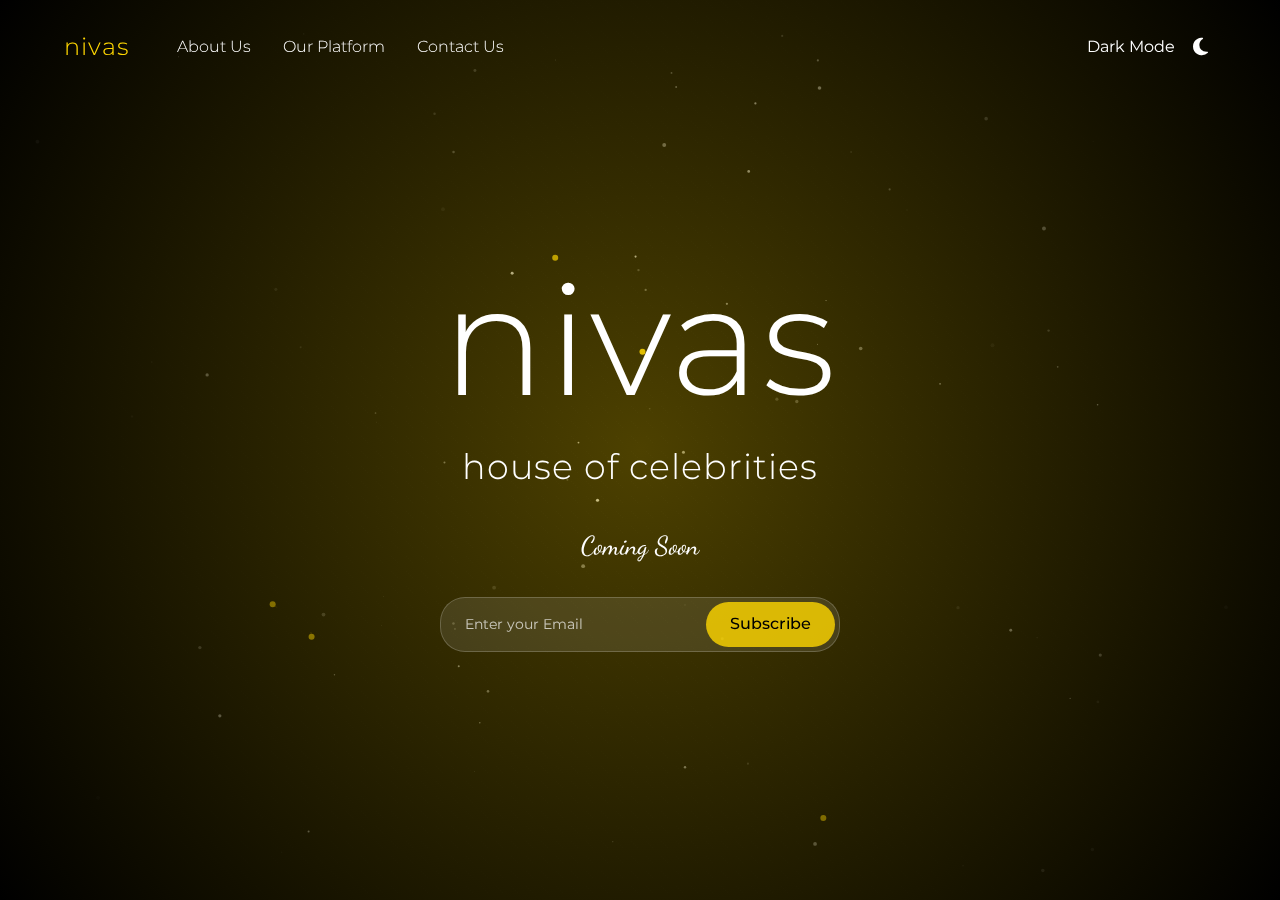
<file: nivas/index.html>
<!DOCTYPE html>
<html lang="en">
<head>
    <meta charset="UTF-8">
    <meta name="viewport" content="width=device-width, initial-scale=1.0">
    <title>Nivas - House of Celebrities</title>
    <link href="https://cdn.jsdelivr.net/npm/bootstrap@5.3.0/dist/css/bootstrap.min.css" rel="stylesheet">
    <link rel="stylesheet" href="https://cdnjs.cloudflare.com/ajax/libs/font-awesome/6.4.0/css/all.min.css">
    <link rel="stylesheet" href="assets/css/style.css">
    <link rel="stylesheet" href="assets/css/animations.css">
</head>
<body>
    <canvas id="particleCanvas"></canvas>
    <div class="gradient-overlay"></div>
    <div class="pattern-overlay"></div>

    <nav class="navbar">
        <div class="nav-section">
            <a class="navbar-brand" href="index.html">nivas</a>
            <a class="nav-link" href="about.html">About Us</a>
            <a class="nav-link" href="platform.html">Our Platform</a>
            <a class="nav-link" href="contact.html">Contact Us</a>
        </div>
        <div class="nav-section">
            <span class="mode-text">Dark Mode</span>
            <button class="dark-mode-toggle">
                <i class="fas fa-moon"></i>
            </button>
        </div>
    </nav>

    <main class="content">
        <h1 class="main-logo">nivas</h1>
        <p class="tagline">house of celebrities</p>
        <p class="coming-soon">Coming Soon</p>
        <div class="email-container">
            <input type="email" class="email-input" placeholder="Enter your Email">
            <button type="submit" class="subscribe-btn">Subscribe</button>
        </div>
    </main>

    <script src="https://code.jquery.com/jquery-3.6.0.min.js"></script>
    <script src="https://cdn.jsdelivr.net/npm/bootstrap@5.3.0/dist/js/bootstrap.bundle.min.js"></script>
    <script src="assets/js/particles.js"></script>
    <script src="assets/js/darkMode.js"></script>
    <script src="assets/js/navigation.js"></script>
<script>
    // Add loaded class to body after page load
    window.addEventListener('load', () => {
        document.body.classList.add('loaded');
    });
</script>
</body>
</html>
</file>
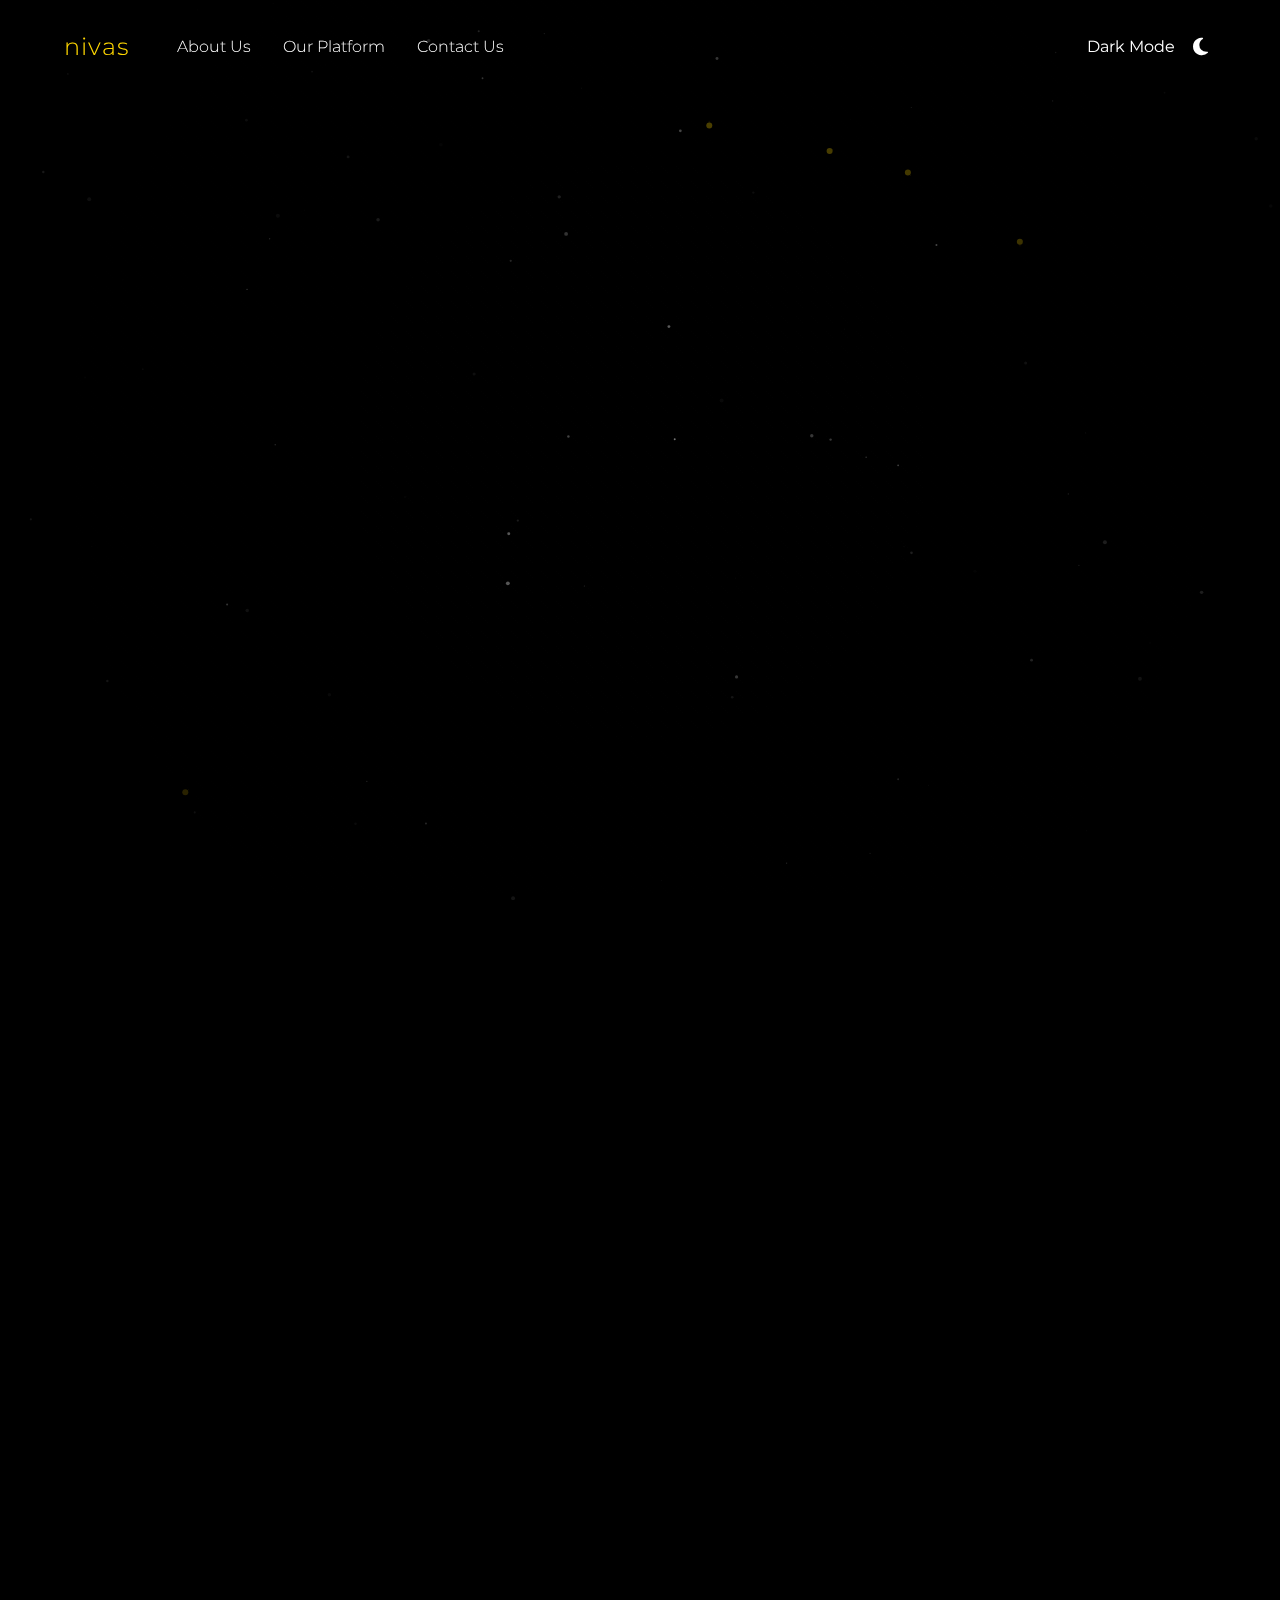
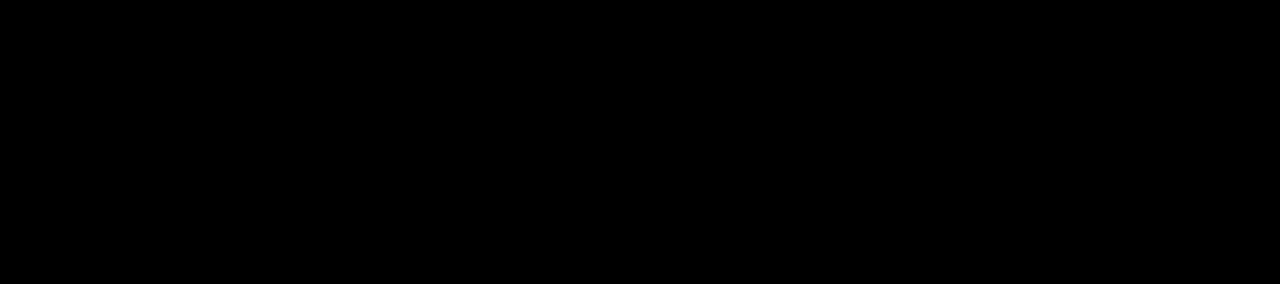
<file: nivas/contact.html>
<!DOCTYPE html>
<html lang="en">

<head>
    <meta charset="UTF-8">
    <meta name="viewport" content="width=device-width, initial-scale=1.0">
    <title>About Us - Nivas</title>
    <link href="https://cdn.jsdelivr.net/npm/bootstrap@5.3.0/dist/css/bootstrap.min.css" rel="stylesheet">
    <link rel="stylesheet" href="https://cdnjs.cloudflare.com/ajax/libs/font-awesome/6.4.0/css/all.min.css">
    <link rel="stylesheet" href="assets/css/style.css">
    <link rel="stylesheet" href="assets/css/animations.css">
    <link rel="stylesheet" href="assets/css/about.css">
    <style>
        .about-content {
            padding: 3rem;
            display: grid;
            grid-template-columns: repeat(3, 1fr);
            gap: 1.5rem;
            max-width: 1400px;
            margin: 0 auto;
            position: absolute !important;
        }

        .content-card {
            position: relative;
            border-radius: 1rem;
            overflow: hidden;
            cursor: pointer;
        }

        .content-card img {
            width: 100%;
            height: 100%;
            object-fit: cover;
            transition: transform 0.5s ease;
        }

        .content-card::after {
            content: '';
            position: absolute;
            inset: 0;
            background: linear-gradient(0deg, rgba(0, 0, 0, 0.7) 0%, rgba(0, 0, 0, 0.3) 100%);
            transition: background 0.5s ease;
        }

        .content-card::before {
            content: '';
            position: absolute;
            inset: 0;
            border-radius: 1rem;
            padding: 1px;
            /* Changed from 2px to 1px since padding creates space on both sides, making total thickness 2px */
            background: radial-gradient(circle at center, rgba(255, 215, 0, 0.95), rgba(255, 255, 255, 0.95));
            -webkit-mask: linear-gradient(#fff 0 0) content-box, linear-gradient(#fff 0 0);
            -webkit-mask-composite: xor;
            mask-composite: exclude;
            opacity: 0;
            transition: opacity 0.3s ease;
            z-index: 2;
        }

        .content-card:hover::before {
            opacity: 1;
        }

        .content-card:hover::after {
            background: rgba(0, 0, 0, 0.8);
        }

        .content-card:hover img {
            transform: scale(1.05);
        }

        /* First row */
        .content-card:nth-child(1) {
            height: 275px;
            /* width: 325px; */
        }

        .content-card:nth-child(2) {
            height: 275px;
            /* width: 525px; */
        }

        .content-card:nth-child(3) {
            height: 275px;
            width: 325px;
        }

        /* Second row */
        .content-card:nth-child(4) {
            height: 275px;
            width: 325px;
        }

        .content-card:nth-child(5) {
            height: 275px;
            width: 525px;
        }

        .content-card:nth-child(6) {
            height: 275px;
            width: 325px;
        }

        .card-content {
            position: absolute;
            inset: 0;
            display: flex;
            flex-direction: column;
            justify-content: flex-end;
            padding: 2rem;
            z-index: 1;
            transition: all 0.3s ease;
            align-items: center;
        }

        .card-title {
            color: white;
            font-size: 24px;
            margin: 0;
            transform: translateY(0);
            transition: transform 0.8s cubic-bezier(0.34, 1.56, 0.64, 1);
            transition-delay: 0.1s;
        }

        .content-card:hover .card-title {
            transform: translateY(-300%);
        }

        .arrow-icon {
            position: absolute;
            top: 1rem;
            right: 1rem;
            color: white;
            z-index: 3;
            font-size: 26px;
        }

        .content-card:hover .arrow-icon {
            opacity: 1;
            transition-delay: 0.3s;
        }


        /* New popup styles */
        .popup-overlay {
            position: fixed;
            top: 0;
            left: 0;
            width: 100%;
            height: 100%;
            background: rgba(0, 0, 0, 0.8);
            display: none;
            justify-content: center;
            align-items: center;
            z-index: 1000;
        }

        .popup-container {
            background: #000;
            border-radius: 20px;
            width: 93%;
            height: 650px;
            display: flex;
            overflow: hidden;
            position: relative;
            border: 1px solid rgba(255, 215, 0, 0.3);
            box-shadow: 0 0 20px rgba(255, 255, 255, 0.2);
        }

        .popup-image {
            width: 50%;
            height: 100%;
            object-fit: cover;
        }

        .popup-content {
            width: 50%;
            padding: 40px;
            color: white;
        }

        .popup-title {
            font-size: 48px;
            font-weight: bold;
            margin-bottom: 20px;
        }

        .popup-subtitle {
            font-size: 24px;
            color: #ccc;
            margin-bottom: 40px;
            line-height: 1.4;
            font-weight: 500;
        }

        .popup-form {
            display: flex;
            flex-direction: column;
            gap: 20px;
        }

        .popup-form input,
        .popup-form textarea {
            background: transparent;
            border: none;
            border-bottom: 1px solid rgba(255, 255, 255, 0.3);
            padding: 10px 0;
            color: white;
            font-size: 16px;
            transition: border-color 0.3s ease;
        }

        .popup-form input:focus,
        .popup-form textarea:focus {
            outline: none;
            border-bottom-color: #ffd700;
        }

        .popup-form input::placeholder,
        .popup-form textarea::placeholder {
            color: rgba(255, 255, 255, 0.6);
        }

        .popup-submit {
            background: #ffd700;
            color: black;
            border: none;
            padding: 15px 30px;
            border-radius: 30px;
            font-size: 18px;
            font-weight: bold;
            cursor: pointer;
            transition: transform 0.3s ease;
            margin-top: 20px;
        }

        .popup-submit:hover {
            transform: translateY(-2px);
        }

        .popup-close {
            position: absolute;
            top: 20px;
            right: 20px;
            color: white;
            font-size: 24px;
            cursor: pointer;
            background: none;
            border: none;
            z-index: 2;
        }
    </style>


    <style>
        /* Footer Styles */
        .footer-section {
            background-color: black;
            color: white;
            padding: 2rem 0;
            margin-top: 0px;
        }

        .footer-container {
            max-width: 1200px;
            margin: 0 auto;
            padding: 0 2rem;
        }

        .footer-top {
            margin-bottom: 2rem;
        }

        .footer-logo {
            color: #ffd700;
            font-size: 2rem;
            font-weight: bold;
            text-decoration: none;
            margin-bottom: 0.5rem;
            display: inline-block;
        }

        .footer-tagline {
            color: #808080;
            font-size: 0.9rem;
            margin: 0.5rem 0;
        }

        .footer-email {
            display: flex;
            gap: 1rem;
            margin: 1.5rem 0;
            max-width: 400px;
        }

        .footer-email input {
            flex: 1;
            padding: 0.75rem 1rem;
            border-radius: 25px;
            border: 1px solid #333;
            background: transparent;
            color: white;
        }

        .footer-email button {
            padding: 0.75rem 1.5rem;
            border-radius: 25px;
            border: none;
            background: white;
            color: black;
            cursor: pointer;
            font-weight: 500;
        }

        .social-icons {
            display: flex;
            gap: 1rem;
            margin: 1.5rem 0;
        }

        .social-icon {
            width: 40px;
            height: 40px;
            border-radius: 50%;
            background: #1a1a1a;
            display: flex;
            align-items: center;
            justify-content: center;
            color: white;
            text-decoration: none;
        }

        .launching-soon {
            display: flex;
            align-items: center;
            gap: 0.5rem;
            color: #808080;
            font-size: 0.9rem;
            margin: 2rem 0;
        }

        .platform-buttons {
            display: flex;
            gap: 1rem;
            flex-wrap: wrap;
        }

        .platform-button {
            padding: 0.5rem 1rem;
            border-radius: 25px;
            border: 1px solid #333;
            background: transparent;
            color: white;
            display: flex;
            align-items: center;
            gap: 0.5rem;
            text-decoration: none;
            font-size: 0.9rem;
        }

        .footer-bottom {
            display: flex;
            justify-content: space-between;
            align-items: center;
            padding-top: 2rem;
            border-top: 1px solid #333;
            font-size: 0.9rem;
            color: #808080;
        }

        .footer-links {
            display: flex;
            gap: 2rem;
        }

        .footer-link {
            color: #808080;
            text-decoration: none;
        }





        .circle-with-tick {
            position: relative;
            display: inline-block;
            width: 1rem;
            /* Adjust as needed */
            height: 1rem;
            /* Adjust as needed */
        }

        .circle-with-tick .fa-circle {
            font-size: 1rem;
            /* Adjust as needed */
        }

        .circle-with-tick .fa-check {
            position: absolute;
            top: 50%;
            left: 50%;
            transform: translate(-50%, -50%);
            font-size: 0.6rem;
            /* Adjust as needed */
            color: white;
            /* Adjust tick color */
        }



        /* Base styles for the Test div */
        .Test {
            opacity: 0;
            /* Initially hidden */
            transform: translateY(600px);
            /* Start 100px below its final position */
            transition: opacity 1.5s ease, transform 1.5s ease;
            /* Smooth transition over 1.5 seconds */
        }

        /* Class to animate */
        .Test.show {
            opacity: 1;
            /* Fully visible */
            transform: translateY(0);
            /* Move to its original position */
        }
    </style>
</head>

<body>
    <!-- Background elements -->
    <canvas id="particleCanvas"></canvas>
    <div class="gradient-overlay about-gradient"></div>
    <div class="pattern-overlay"></div>

    <!-- Rest of the content -->
    <nav class="navbar">
        <div class="nav-section">
            <a class="navbar-brand" href="index.html">nivas</a>
            <a class="nav-link" href="about.html">About Us</a>
            <a class="nav-link" href="platform.html">Our Platform</a>
            <a class="nav-link" href="contact.html">Contact Us</a>
        </div>
        <div class="nav-section">
            <span class="mode-text">Dark Mode</span>
            <button class="dark-mode-toggle">
                <i class="fas fa-moon"></i>
            </button>
        </div>
    </nav>
    <div class="Test">
        <div class="col-md-12" style="padding: 2rem; margin-top: 30px; opacity: 0;">
            <div class="container">
                <div class="row">
                    <div class="col-md-3" style="margin-top: 50px;">
                        <div class="content-card">
                            <div class="arrow-icon">↗</div>
                            <img src="./assets/images/Team.jpg" alt="Brand Enquiry">
                            <div class="card-content">
                                <h2 class="card-title">Brand Enquiry</h2>
                            </div>
                        </div>
                    </div>
                    <div class="col-md-3" style="margin-top: 50px;">
                        <div class="content-card">
                            <div class="arrow-icon">↗</div>
                            <img src="./assets/images/our platform.jpg" alt="Our Clients">
                            <div class="card-content">
                                <h2 class="card-title">Our Clients</h2>
                            </div>
                        </div>
                    </div>
                    <div class="col-md-6" style="margin-top: 50px;">
                        <div class="content-card">
                            <div class="arrow-icon">↗</div>
                            <img src="./assets/images/our platform.jpg" alt="Investor Relations">
                            <div class="card-content">
                                <h2 class="card-title">Investor Relations</h2>
                            </div>
                        </div>
                    </div>
                </div>
                <div class="row" style="margin-top: 50px;">
                    <div class="col-md-3" style="margin-top: 50px;">
                        <div class="content-card">
                            <div class="arrow-icon">↗</div>
                            <img src="./assets/images/our platform.jpg" alt="Our Team">
                            <div class="card-content">
                                <h2 class="card-title">Our Team</h2>
                            </div>
                        </div>

                    </div>
                    <div class="col-md-6" style="margin-top: 50px;">
                        <div class="content-card">
                            <div class="arrow-icon">↗</div>
                            <img src="./assets/images/Team.jpg" alt="Early Access">
                            <div class="card-content">
                                <h2 class="card-title">Early Access</h2>
                            </div>
                        </div>
                    </div>
                    <div class="col-md-3" style="margin-top: 50px;">
                        <div class="content-card">
                            <div class="arrow-icon">↗</div>
                            <img src="./assets/images/our platform.jpg" alt="Join Us">
                            <div class="card-content">
                                <h2 class="card-title">Join Us</h2>
                            </div>
                        </div>
                    </div>
                </div>
            </div>
        </div>
        <!-- <div class="about-content">
        
    </div> -->


        <div class="col-md-12" style="background-color: black;">
            <div class="container">
                <div class="footer-bottom"></div>
                <div class="footer-top">
                    <a href="#" class="footer-logo">nivas</a>
                    <p class="footer-tagline">Heard Of Celebrity To Consumer Platform?<br>Stay Tuned!</p>

                    <div class="footer-email">
                        <input type="email" placeholder="Type your email address">
                        <button>Submit</button>
                    </div>

                    <div class="social-icons">
                        <a href="#" class="social-icon"><i class="fab fa-instagram"></i></a>
                        <a href="#" class="social-icon"><i class="fab fa-facebook"></i></a>
                        <a href="#" class="social-icon"><i class="fab fa-twitter"></i></a>
                        <a href="#" class="social-icon"><i class="fab fa-linkedin"></i></a>
                    </div>

                    <div class="launching-soon">
                        <span class="circle-with-tick">
                            <i class="fas fa-circle"></i>
                            <i class="fa-solid fa-check"></i>
                        </span>
                        Launching Soon on
                    </div>

                    <div class="platform-buttons">
                        <a href="#" class="platform-button">
                            <i class="fab fa-windows"></i>
                            Windows
                        </a>
                        <a href="#" class="platform-button">
                            <i class="fab fa-apple"></i>
                            macOS
                        </a>
                        <a href="#" class="platform-button">
                            <i class="fab fa-apple"></i>
                            iOS
                        </a>
                        <a href="#" class="platform-button">
                            <i class="fab fa-android"></i>
                            Android
                        </a>
                    </div>
                </div>

                <div class="footer-bottom">
                    <div>© 2024 All Rights Reserved to Naaysu Technologies Pvt ltd</div>
                    <div class="footer-links">
                        <a href="#" class="footer-link">Terms of Service</a>
                        <a href="#" class="footer-link">Privacy Policy</a>
                        <a href="#" class="footer-link">Cookies</a>
                    </div>
                </div>
            </div>
        </div>
    </div>
    <!-- New popup markup -->
    <div class="popup-overlay" id="brandEnquiryPopup">
        <div class="popup-container">
            <button class="popup-close">&times;</button>
            <img src="./assets/images/Team.jpg" alt="Brand Enquiry" class="popup-image">
            <div class="popup-content">
                <h1 class="popup-title">Brand Enquiry</h1>
                <p class="popup-subtitle"><span style="font-weight: 50;">We truly believe your brand could be doing
                        as
                        great as you are.</span> Speak to us.</p>
                <form class="popup-form">
                    <input type="text" placeholder="Name" required>
                    <input type="text" placeholder="Subject" required>
                    <input type="email" placeholder="Email Id" required>
                    <textarea placeholder="Enquiry" rows="4" required></textarea>
                    <button type="submit" class="popup-submit">Submit</button>
                </form>
            </div>
        </div>
    </div>

    <div class="page-transition-overlay"></div>

    <script src="https://code.jquery.com/jquery-3.6.0.min.js"></script>
    <script src="https://cdn.jsdelivr.net/npm/bootstrap@5.3.0/dist/js/bootstrap.bundle.min.js"></script>
    <script src="assets/js/particles.js"></script>
    <script src="assets/js/darkMode.js"></script>
    <script src="assets/js/navigation.js"></script>
    <script>
        document.addEventListener('DOMContentLoaded', function () {
            setTimeout(() => {
                document.body.classList.add('loaded');
            }, 100);
        });
    </script>

    <!-- New popup script -->
    <script>
        document.addEventListener('DOMContentLoaded', function () {
            // Initial page load animation
            setTimeout(() => {
                document.body.classList.add('loaded');
            }, 100);

            // Popup functionality
            const popup = document.getElementById('brandEnquiryPopup');
            const brandEnquiryCard = document.querySelector('.content-card');
            const closeButton = document.querySelector('.popup-close');

            brandEnquiryCard.addEventListener('click', () => {
                popup.style.display = 'flex';
                document.body.style.overflow = 'hidden';
            });

            closeButton.addEventListener('click', () => {
                popup.style.display = 'none';
                document.body.style.overflow = 'auto';
            });

            popup.addEventListener('click', (e) => {
                if (e.target === popup) {
                    popup.style.display = 'none';
                    document.body.style.overflow = 'auto';
                }
            });

            // Form submission
            const form = document.querySelector('.popup-form');
            form.addEventListener('submit', (e) => {
                e.preventDefault();
                // Add your form submission logic here
                alert('Form submitted successfully!');
                popup.style.display = 'none';
                document.body.style.overflow = 'auto';
            });
        });
    </script>

    <script>
        window.addEventListener('load', () => {
            setTimeout(() => {
                document.querySelector('.Test').classList.add('show');
            }, 800); // Delay of 1 second (adjust as needed)
        });
    </script>

</body>

</html>
</file>
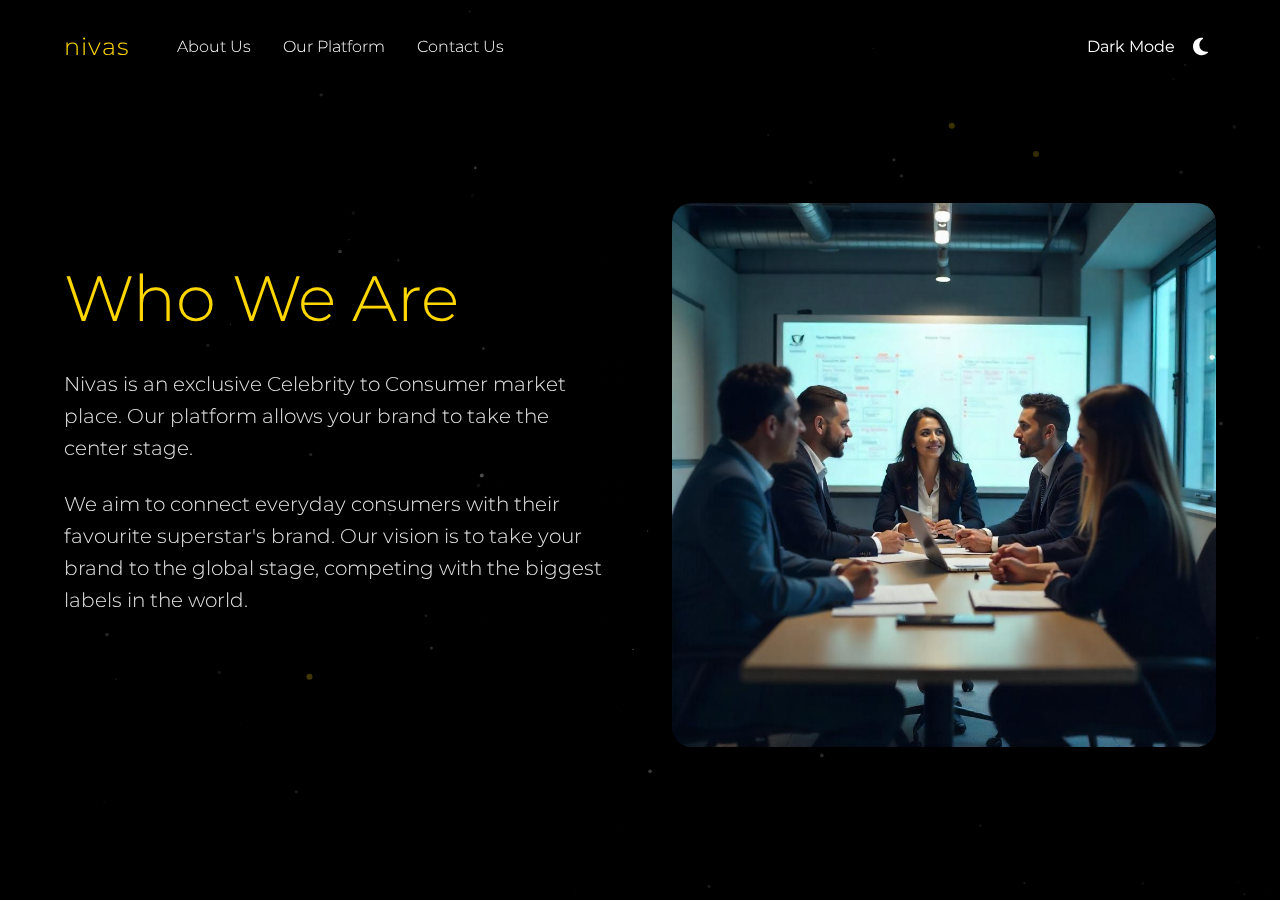
<file: nivas/platform.html>
<!DOCTYPE html>
<html lang="en">
<head>
    <meta charset="UTF-8">
    <meta name="viewport" content="width=device-width, initial-scale=1.0">
    <title>About Us - Nivas</title>
    <link href="https://cdn.jsdelivr.net/npm/bootstrap@5.3.0/dist/css/bootstrap.min.css" rel="stylesheet">
    <link rel="stylesheet" href="https://cdnjs.cloudflare.com/ajax/libs/font-awesome/6.4.0/css/all.min.css">
    <link rel="stylesheet" href="assets/css/style.css">
    <link rel="stylesheet" href="assets/css/animations.css">
    <link rel="stylesheet" href="assets/css/about.css">
</head>
<body>
    <!-- Background elements -->
    <canvas id="particleCanvas"></canvas>
    <div class="gradient-overlay about-gradient"></div>
    <div class="pattern-overlay"></div>

    <!-- Rest of the content -->
    <nav class="navbar">
        <div class="nav-section">
            <a class="navbar-brand" href="index.html">nivas</a>
            <a class="nav-link active" href="about.html">About Us</a>
            <a class="nav-link" href="platform.html">Our Platform</a>
            <a class="nav-link" href="contact.html">Contact Us</a>
        </div>
        <div class="nav-section">
            <span class="mode-text">Dark Mode</span>
            <button class="dark-mode-toggle">
                <i class="fas fa-moon"></i>
            </button>
        </div>
    </nav>

    <main class="about-content">
        <div class="about-text">
            <h2 class="section-title">Who We Are</h2>
            <p class="section-description">Nivas is an exclusive Celebrity to Consumer market place. Our platform allows your brand to take the center stage.</p>
            <p class="section-description">We aim to connect everyday consumers with their favourite superstar's brand. Our vision is to take your brand to the global stage, competing with the biggest labels in the world.</p>
        </div>
        <div class="about-image">
            <img src="./assets/images/our platform.jpg" alt="Team Photo">
        </div>
    </main>

    <div class="page-transition-overlay"></div>

    <script src="https://code.jquery.com/jquery-3.6.0.min.js"></script>
    <script src="https://cdn.jsdelivr.net/npm/bootstrap@5.3.0/dist/js/bootstrap.bundle.min.js"></script>
    <script src="assets/js/particles.js"></script>
    <script src="assets/js/darkMode.js"></script>
    <script src="assets/js/navigation.js"></script>
<script>
    document.addEventListener('DOMContentLoaded', function() {
        setTimeout(() => {
            document.body.classList.add('loaded');
        }, 100);
    });
</script>
</body>
</html>
</file>
<file: nivas/assets/css/animations.css>
@keyframes gradientShift {
    0%, 100% { opacity: 0.7; }
    50% { opacity: 0.9; }
}

.gradient-overlay {
    animation: gradientShift 8s ease-in-out infinite;
}

/* Page transition overlay */
.page-transition-overlay {
    position: fixed;
    bottom: -100%;
    left: 0;
    width: 100%;
    height: 100%;
    background: #000;
    z-index: 9999;
    transition: transform 0.8s cubic-bezier(0.7, 0, 0.3, 1);
}

.page-transition-overlay.slide-up {
    transform: translateY(-100%);
}

.page-transition-overlay.loaded {
    transform: translateY(100%);
}



/* Add to animations.css */
/* Enhanced About Animation Styles */

.intro-animation {
    position: fixed;
    top: 0;
    left: 0;
    width: 100%;
    height: 100%;
    display: flex;
    justify-content: center;
    align-items: center;
    z-index: 9999;
    background: linear-gradient(135deg, #000000 0%, #1a1a1a 100%);
    overflow: hidden;
}

.intro-content {
    position: relative;
    text-align: center;
    z-index: 2;
}

.intro-text {
    font-size: clamp(3rem, 10vw, 6rem);
    font-weight: 800;
    color: transparent;
    background: linear-gradient(135deg, #ffd700 0%, #ffed4a 50%, #ffd700 100%);
    -webkit-background-clip: text;
    background-clip: text;
    opacity: 0;
    transform: scale(0.9);
    transition: all 0.8s cubic-bezier(0.4, 0, 0.2, 1);
    text-shadow: 0 0 20px rgba(255, 215, 0, 0.3);
}

.intro-line {
    width: 0;
    height: 2px;
    background: linear-gradient(90deg, transparent, #ffd700, transparent);
    position: absolute;
    bottom: -10px;
    left: 50%;
    transform: translateX(-50%);
    transition: width 0.8s cubic-bezier(0.4, 0, 0.2, 1);
    box-shadow: 0 0 10px rgba(255, 215, 0, 0.5);
}

.intro-background {
    position: absolute;
    top: 0;
    left: 0;
    width: 100%;
    height: 100%;
    background: radial-gradient(circle at center, rgba(255, 215, 0, 0.15) 0%, transparent 70%);
    opacity: 0;
    transition: opacity 0.8s ease;
}

.intro-particles {
    position: absolute;
    top: 0;
    left: 0;
    width: 100%;
    height: 100%;
    pointer-events: none;
}

/* Star Animation */
.star {
    position: absolute;
    width: 2px;
    height: 2px;
    background: rgba(255, 215, 0, 0.8);
    border-radius: 50%;
    animation: twinkle 3s infinite;
}

@keyframes twinkle {
    0%, 100% { opacity: 0.2; transform: scale(1); }
    50% { opacity: 1; transform: scale(1.5); }
}

/* Satellite Animation */
.satellite {
    position: absolute;
    width: 4px;
    height: 4px;
    background: #ffd700;
    border-radius: 50%;
    animation: orbit 15s linear infinite;
    box-shadow: 0 0 10px #ffd700, 0 0 20px #ffd700;
}

.satellite::after {
    content: '';
    position: absolute;
    width: 8px;
    height: 1px;
    background: rgba(255, 215, 0, 0.3);
    top: 50%;
    left: 100%;
    transform: translateY(-50%);
}

@keyframes orbit {
    0% { 
        transform: translate(-50%, -50%) rotate(0deg) translateX(300px) rotate(0deg);
    }
    100% { 
        transform: translate(-50%, -50%) rotate(360deg) translateX(300px) rotate(-360deg);
    }
}

/* Particle Animation */
.particle {
    position: absolute;
    background: #ffd700;
    border-radius: 50%;
    pointer-events: none;
    opacity: 0;
    animation: particleMove 1.5s ease-out forwards;
    box-shadow: 0 0 5px rgba(255, 215, 0, 0.8);
}

@keyframes particleMove {
    0% {
        opacity: 0.8;
        transform: scale(1) translate(0, 0);
    }
    100% {
        opacity: 0;
        transform: scale(0) translate(var(--vx), var(--vy));
    }
}

/* Animation States */
.intro-animation.stage-1 .intro-text {
    opacity: 1;
    transform: scale(1);
}

.intro-animation.stage-1 .intro-line {
    width: 100%;
}

.intro-animation.stage-1 .intro-background {
    opacity: 1;
}

.intro-animation.stage-2 .intro-text {
    transform: scale(1.1);
    background: linear-gradient(135deg, #ffffff 0%, #f0f0f0 50%, #ffffff 100%);
    -webkit-background-clip: text;
}

.intro-animation.stage-2 .intro-background {
    background: radial-gradient(circle at center, #ffd700 0%, rgba(255, 215, 0, 0.3) 30%, transparent 70%);
}

.intro-animation.fade-out {
    opacity: 0;
    transition: opacity 0.8s ease;
}

/* Main Content */
.about-content {
    opacity: 0;
    transform: translateY(20px);
    transition: all 0.8s cubic-bezier(0.4, 0, 0.2, 1);
}

.about-content.visible {
    opacity: 1;
    transform: translateY(0);
}
</file>
<file: nivas/assets/css/about.css>
.about-content {
    min-height: 100vh;
    display: flex;
    align-items: center;
    justify-content: space-between;
    padding: 4rem;
    gap: 4rem;
    max-width: 1400px;
    margin: 0 auto;
    background: transparent;
    position: relative;
    z-index: 1;

    opacity: 0;
    transform: translateY(100%);
    transition: all 1s cubic-bezier(0.4, 0, 0.2, 1);
    transition-delay: 0.3s;
}

.about-text {
    flex: 1;
}

.about-image {
    flex: 1;
}

.about-image img {
    width: 100%;
    height: auto;
    border-radius: 20px;
    margin-top: 50px;
}

.section-title {
    color: #ffd700;
    font-size: 64px;
    font-weight: 300;
    margin-bottom: 2rem;
}

.section-description {
    color: #fff;
    font-size: 20px;
    font-weight: 300;
    line-height: 1.6;
    margin-bottom: 1.5rem;
    opacity: 0.9;
}

.light-mode .section-description {
    color: #000;
}

.about-gradient {
    background: radial-gradient(circle at center, 
                rgba(0, 0, 0, 0.4), 
                rgba(0, 0, 0, 0.95)) !important;
    z-index: -1;
}

.light-mode .about-gradient {
    background: radial-gradient(circle at center, 
                rgba(255, 255, 255, 0.4), 
                rgba(255, 255, 255, 0.95)) !important;
}

canvas {
    opacity: 0.8;
}

body.loaded .about-content {
    opacity: 1;
    transform: translateY(0);
}

@media (max-width: 768px) {
    .about-content {
        flex-direction: column;
        padding: 2rem;
        gap: 2rem;
        margin-top: 150px;
    }
    
    .section-title {
        font-size: 48px;
    }
    
    .section-description {
        font-size: 16px;
    }
}
</file>
<file: nivas/assets/css/style.css>
@import url('https://fonts.googleapis.com/css2?family=Montserrat:wght@300;400;500&family=Dancing+Script&display=swap');

/* Reset and Base Styles */
* {
    margin: 0;
    padding: 0;
    box-sizing: border-box;
    font-family: 'Montserrat', sans-serif;
}

body {
    background: #000;
    min-height: 100vh;
    overflow-x: hidden;
    transition: background-color 0.3s ease;
}

body.light-mode {
    background: #fff;
}

/* Navigation Styles */
.navbar {
    position: fixed;
    width: 100%;
    padding: 1.5rem 4rem;
    z-index: 1000;
    background: transparent;
    display: flex;
    justify-content: space-between;
}

.nav-section {
    display: flex;
    align-items: center;
}

.navbar-brand {
    color: #ffd700 !important;
    font-size: 24px;
    font-weight: 300;
    letter-spacing: 1px;
    margin-right: 3rem;
    text-decoration: none;
    transition: opacity 0.3s ease;
}

.navbar-brand:hover {
    opacity: 0.8;
}

.nav-link {
    color: #fff !important;
    font-weight: 300;
    margin-right: 2rem;
    font-size: 16px;
    text-decoration: none;
    transition: all 0.3s ease;
}

.nav-link:hover {
    color: #ffd700 !important;
}

.light-mode .nav-link {
    color: #000 !important;
}

.dark-mode-toggle {
    background: transparent;
    border: none;
    color: #fff;
    cursor: pointer;
    font-size: 20px;
    padding: 0.5rem;
    transition: transform 0.3s ease;
}

.dark-mode-toggle:hover {
    transform: scale(1.1);
}

.light-mode .dark-mode-toggle {
    color: #000;
}

.mode-text {
    color: #fff;
    margin-right: 10px;
    transition: color 0.3s ease;
}

.light-mode .mode-text {
    color: #000;
}

/* Content Styles */
.content {
    min-height: 100vh;
    display: flex;
    flex-direction: column;
    justify-content: center;
    align-items: center;
    padding: 2rem;
    position: relative;
    z-index: 1;
}

.main-logo {
    font-size: 154px;
    color: #fff;
    font-weight: 300;
    letter-spacing: 2px;
    margin-bottom: 0.5rem;
    transition: color 0.3s ease;
}

.light-mode .main-logo {
    color: #000;
}

.tagline {
    color: #fff;
    font-size: 35px;
    font-weight: 300;
    letter-spacing: 1px;
    margin-bottom: 1rem;
    transition: color 0.3s ease;
}

.light-mode .tagline {
    color: #000;
}

.coming-soon {
    font-family: 'Dancing Script', cursive;
    color: #fff;
    font-size: 26px;
    margin: 1rem 0 2rem;
    transition: color 0.3s ease;
}

.light-mode .coming-soon {
    color: #000;
}

/* Email Subscription Styles */
.email-container {
    position: relative;
    width: 100%;
    max-width: 400px;
}

.email-input {
    width: 100%;
    padding: 0.8rem 120px 0.8rem 1.5rem;
    border: 1px solid rgba(255, 255, 255, 0.2);
    border-radius: 25px;
    background: rgba(255, 255, 255, 0.1);
    color: #fff;
    font-size: 14px;
    height: 55px;
    transition: all 0.3s ease;
}

.email-input:focus {
    outline: none;
    border-color: #ffd700;
    box-shadow: 0 0 10px rgba(255, 215, 0, 0.2);
}

.light-mode .email-input {
    background: rgba(0, 0, 0, 0.1);
    color: #000;
    border-color: rgba(0, 0, 0, 0.2);
}

.email-input::placeholder {
    color: rgba(255, 255, 255, 0.7);
    transition: color 0.3s ease;
}

.light-mode .email-input::placeholder {
    color: rgba(0, 0, 0, 0.7);
}

.subscribe-btn {
    position: absolute;
    right: 5px;
    top: 5px;
    padding: 0.6rem 1.5rem;
    border: none;
    border-radius: 25px;
    background: rgba(255, 215, 0, 0.8);
    color: #000;
    font-weight: 500;
    cursor: pointer;
    transition: all 0.3s ease;
    height: 45px;
}

.subscribe-btn:hover {
    background: rgba(255, 215, 0, 1);
    transform: translateY(-1px);
}

/* Background Effects */
.gradient-overlay {
    position: fixed;
    top: 0;
    left: 0;
    width: 100%;
    height: 100%;
    background: radial-gradient(circle at center, rgba(255, 215, 0, 0.3), rgba(0, 0, 0, 0.95));
    z-index: -1;
    transition: background 0.3s ease;
}

.light-mode .gradient-overlay {
    background: radial-gradient(circle at center, rgba(255, 215, 0, 0.3), rgba(255, 255, 255, 0.95));
}

.pattern-overlay {
    position: fixed;
    top: 0;
    left: 0;
    width: 100%;
    height: 100%;
    background-image: url("data:image/svg+xml,%3Csvg width='15' height='15' viewBox='0 0 15 15' xmlns='http://www.w3.org/2000/svg'%3E%3Cpath d='M1 1h1v1H1V1zm2 2h1v1H3V3zm2 2h1v1H5V5zm2 2h1v1H7V7z' fill='%23ffffff' fill-opacity='0.05'/%3E%3C/svg%3E");
    z-index: -2;
    opacity: 0.4;
    transition: background-image 0.3s ease;
}

.light-mode .pattern-overlay {
    background-image: url("data:image/svg+xml,%3Csvg width='15' height='15' viewBox='0 0 15 15' xmlns='http://www.w3.org/2000/svg'%3E%3Cpath d='M1 1h1v1H1V1zm2 2h1v1H3V3zm2 2h1v1H5V5zm2 2h1v1H7V7z' fill='%23000000' fill-opacity='0.05'/%3E%3C/svg%3E");
}

canvas {
    position: fixed;
    top: 0;
    left: 0;
    z-index: -3;
}

/* Responsive Styles */
@media (max-width: 1200px) {
    .main-logo {
        font-size: 120px;
    }
    
    .tagline {
        font-size: 30px;
    }
}

@media (max-width: 768px) {
    .navbar {
        padding: 1rem;
    }
    
    .navbar-brand {
        margin-right: 1.5rem;
    }
    
    .nav-link {
        margin-right: 1rem;
        font-size: 14px;
    }
    
    .main-logo {
        font-size: 64px;
    }
    
    .tagline {
        font-size: 20px;
    }
    
    .coming-soon {
        font-size: 22px;
    }
    
    .email-container {
        width: 90%;
    }
}

@media (max-width: 480px) {
    .navbar {
        padding: 0.8rem;
    }
    
    .main-logo {
        font-size: 48px;
    }
    
    .tagline {
        font-size: 18px;
    }
    
    .subscribe-btn {
        font-size: 12px;
        padding: 0.6rem 1rem;
    }
}

/* Page Transition Styles */
.page-transition-overlay {
    position: fixed;
    bottom: -100%;
    left: 0;
    width: 100%;
    height: 100%;
    background: #000;
    z-index: 9999;
    transition: transform 0.8s cubic-bezier(0.7, 0, 0.3, 1);
}

.page-transition-overlay.slide-up {
    transform: translateY(-100%);
}

.page-transition-overlay.loaded {
    transform: translateY(100%);
}

/* Content Transition */
.content, .about-content {
    opacity: 0;
    transition: opacity 0.5s ease;
}










/* Add to style.css */
html, body {
    overflow-x: hidden;
    overflow-y: auto;
    scrollbar-width: none;  /* Firefox */
    -ms-overflow-style: none;  /* IE and Edge */
}

/* Hide WebKit scrollbar */
::-webkit-scrollbar {
    display: none;
}

/* Ensure content containers handle overflow properly */
.content, .about-content {
    width: 100vw;
    min-height: 100vh;
    overflow: hidden;
}

/* Maintain responsiveness without scrollbars */
.about-content {
    padding: 4rem;
    max-width: 100vw;
    box-sizing: border-box;
}

/* Handle fixed position elements */
.gradient-overlay,
.pattern-overlay,
canvas {
    width: 100vw;
    height: 100vh;
}
</file>
